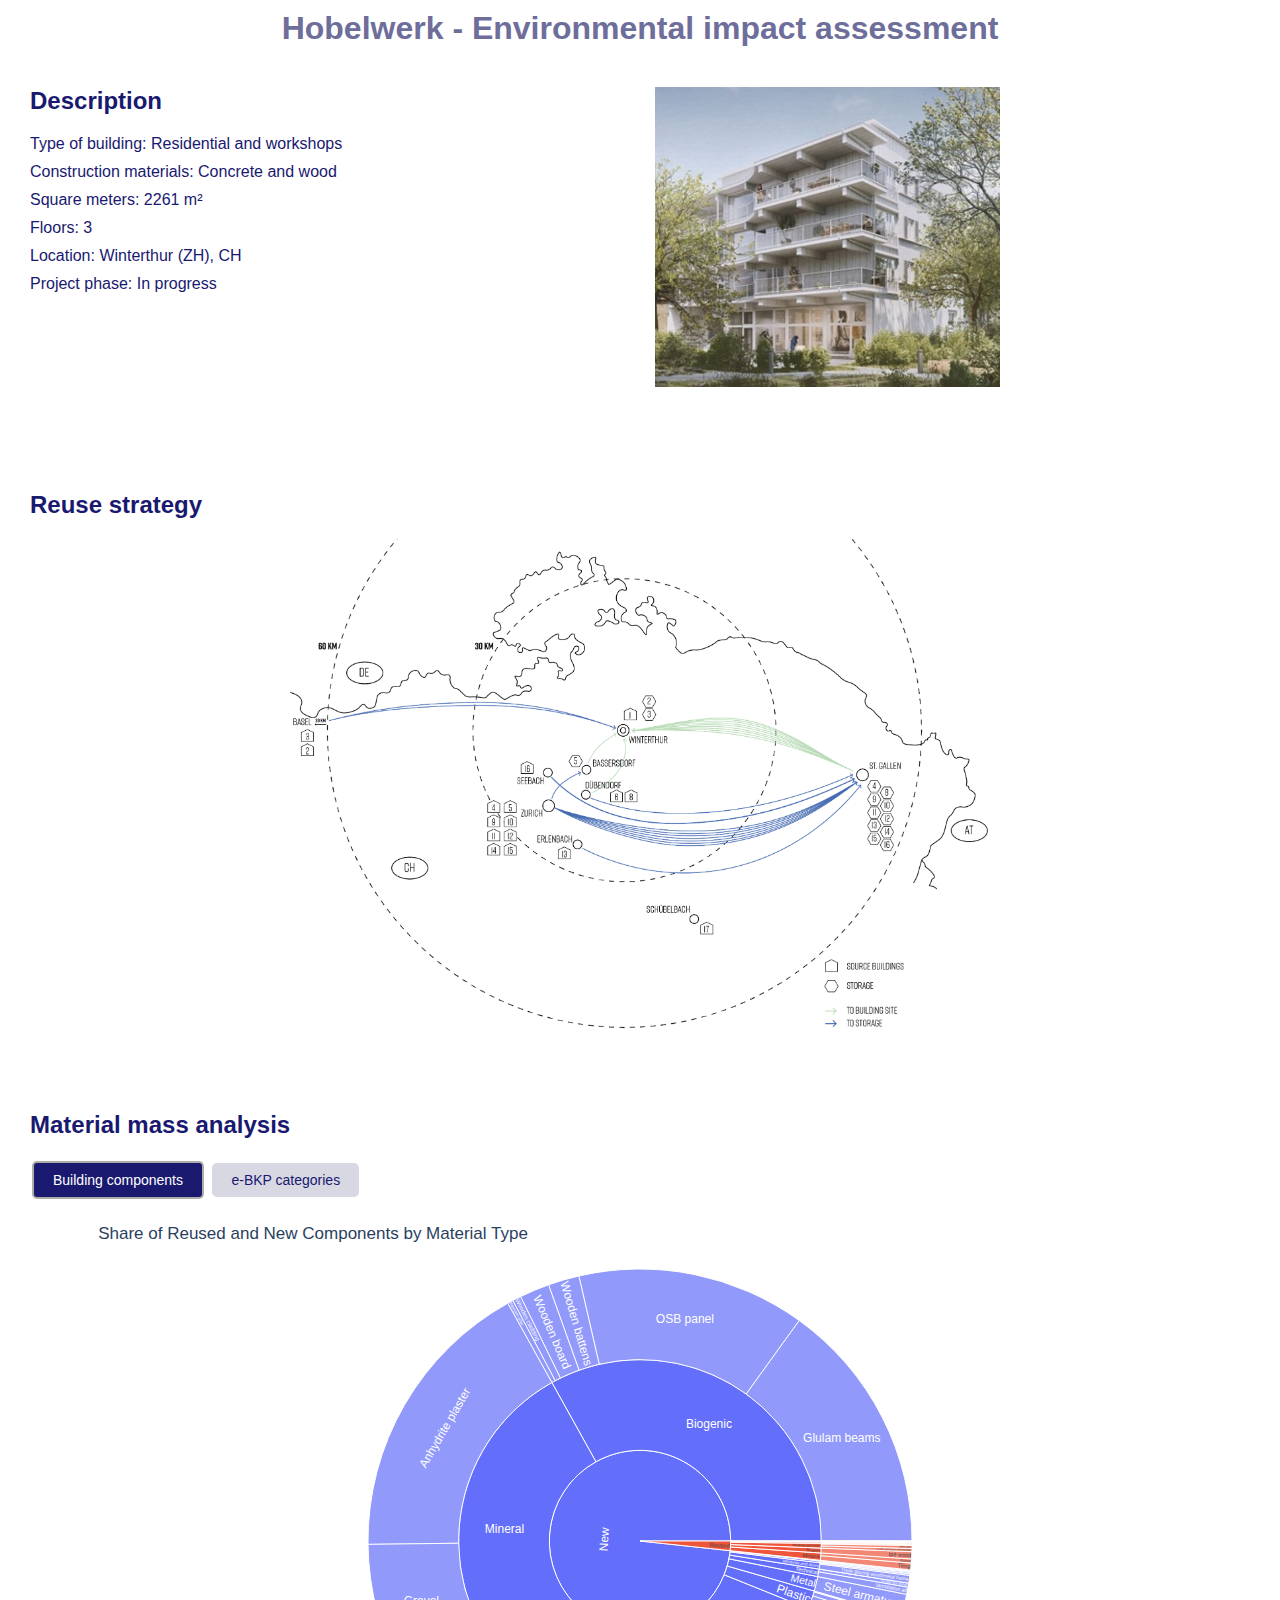
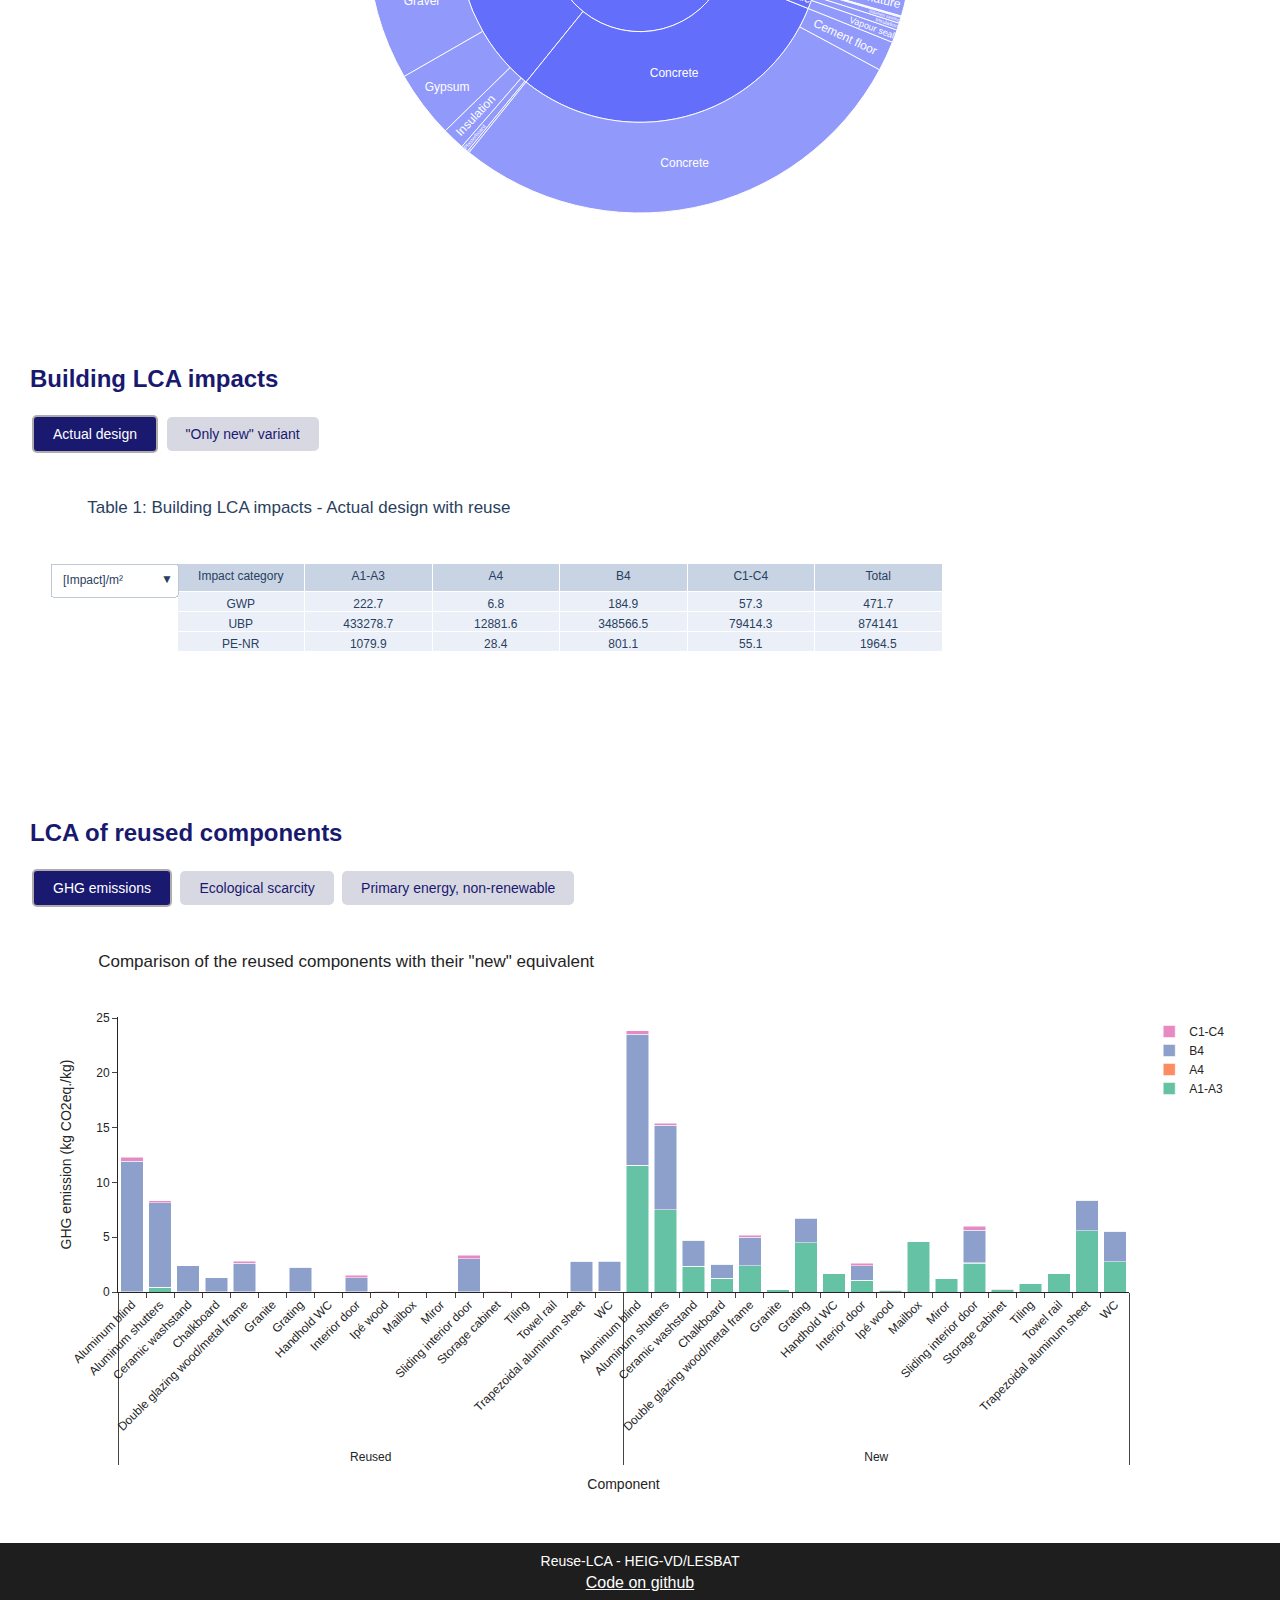
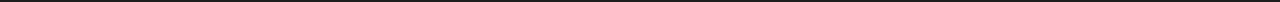
<file: docs/index.html>
<!DOCTYPE html>
<html lang="en">
<head>
<style>
    * {
      box-sizing: border-box;
      margin: 0;
      padding: 0;
      font-family: sans-serif;
    }
    header {
      background-color: #ffffff;
      color: #FFFFFF;
      padding: 10px;
      text-align: center;
    }
    section {
      padding: 30px;
    }

     /* Description section styles */
    .description {
      display: grid;
      grid-template-columns: repeat(auto-fit, minmax(300px, 1fr));
      gap: 30px;
      margin-bottom: 40px;
    }

    body    {background-color: #ffffff;
        font-family: sans-serif;}
    h1  {font-family: sans-serif;
        color: #6e6e9b;}
    h2  {font-family: sans-serif;
        color: #191970;
        margin-bottom: 20px;}
    h3  {font-family: sans-serif;
        color: #191970;}
    p   {font-family: sans-serif;
        color: #191970;
        font-size: 16px;
        margin-bottom: 10px;}
    /*img {max-width: 100%;*/
    /*    height: auto;}*/
    button {
        background-color: #d8d8e3;
        border: none;
        padding: 9px 19px;
        color: #191970;
        text-align: center;
        text-decoration: none;
        display: inline-block;
        font-size: 14px;
        margin: 2px 2px;
        cursor: pointer;
        border-radius: 5px;}

    /* Style for the active button */
    .active {
        background-color: #191970;
        border: 2px solid #b0acac;
        color: white;
}
    button:hover {background-color: #6e6e9b;
    color: white;}
/* Footer styles */
    footer {
      background-color: #1E1E1E;
      color: #FFFFFF;
      padding: 10px;
    text-align: center;}

    footer p {
        font-size: 14px;
        margin-bottom: 5px;
        color: #FFFFFF;
    }
    footer a {color: #FFFFFF;}

</style>
    <meta charset="UTF-8">
    <title>ReuseLCA - Hobelwerk new construction</title>
</head>
<body>
<header>
      <h1>Hobelwerk - Environmental impact assessment</h1>
</header>
<section class="description">
   <div>
    <h2>Description</h2>
       <p>Type of building: Residential and workshops</p>
       <p>Construction materials: Concrete and wood</p>
       <p>Square meters: 2261 m²</p>
       <p>Floors: 3</p>
       <p>Location: Winterthur (ZH), CH</p>
       <p>Project phase: In progress</p>
    </div>
    <div>
      <img src="Hobelwerk-photo.jpg" height=300px alt="Building Photo">
    </div>
</section>
<section class="reuse-strat">
    <div>
        <h2>Reuse strategy</h2>
    </div>
    <div>
        <p style="text-align:center;"><img src="hobelwerk-reuse-map.png" alt="Reuse map" width=700px></p>
    </div>
</section>
<section class="material-analysis">
    <div>
    <h2>Material mass analysis</h2>
    <button id="button_mat_component" onclick="loadMatSunburst('Hobelwerk_share_materials.html'); setActiveButtonsMatSunBurst('button_mat_component')">Building components</button>
    <button id="button_mat_ebkp" onclick="loadMatSunburst('Hobelwerk_share_materials_ebkp.html'); setActiveButtonsMatSunBurst('button_mat_ebkp')">e-BKP categories</button>

    <iframe id="material_sunburst"  src="Hobelwerk_share_materials.html" style="width: 100%; height: 700px; border: 0">  </iframe>
    </div>
</section>
<section class="building-impacts">
    <div>
    <h2>Building LCA impacts</h2>
    </div>
    <div>
    <button id="button_1_ad" onclick="loadBuildingImpTable('Hobelwerk_building_impacts_table_actual.html'); setActiveButtonsBImpTable('button_1_ad')">Actual design</button>
    <button id="button_1_nv" onclick="loadBuildingImpTable('Hobelwerk_building_impacts_table_only_new.html'); setActiveButtonsBImpTable('button_1_nv')">"Only new" variant</button>
    </div>
    <div>
    <iframe id="building-lca" style="width: 1000px; height: 300px; border: 0">  </iframe>
    </div>
</section>
<section class="components-impacts">
    <div>
    <h2>LCA of reused components</h2>
    </div>
    <div>
    <button id="button_comparison_gwp" onclick="loadBarCompar('Hobelwerk_bar_GWP_reused_components.html'); setActiveButtonsBarCompar('button_comparison_gwp')">GHG emissions</button>
    <button id="button_comparison_ubp" onclick="loadBarCompar('Hobelwerk_bar_UBP_reused_components.html'); setActiveButtonsBarCompar('button_comparison_ubp')">Ecological scarcity</button>
    <button id="button_comparison_penr" onclick="loadBarCompar('Hobelwerk_bar_PE-NR_reused_components.html'); setActiveButtonsBarCompar('button_comparison_penr')">Primary energy, non-renewable</button>
    </div>
    <div>
    <iframe id="bar_comparison" width="100%" style="width: 100%; height: 600px; border: 0">  </iframe>
    </div>
</section>
<footer>
    <p>Reuse-LCA - HEIG-VD/LESBAT</p>
    <a href="https://github.com/LESBAT-HEIG-VD/Reuse-LCA-Hobelwerk">Code on github</a>
</footer>


<script>
    function loadMatSunburst(url) {
      document.getElementById("material_sunburst").src = url;
    }
    function loadBuildingImpTable(url) {
      document.getElementById("building-lca").src = url;
    }
    function loadBarCompar(url) {
      document.getElementById("bar_comparison").src = url;
    }

    function setActiveButtonsBImpTable(buttonId) {
      // Remove the "active" class from all buttons
      var buttons = document.querySelectorAll("#button_1_ad, #button_1_nv");
      for (var i = 0; i < buttons.length; i++) {
        buttons[i].classList.remove("active");
      }
      // Add the "active" class to the clicked button
      var button = document.getElementById(buttonId);
      button.classList.add("active");
    }
    function setActiveButtonsMatSunBurst(buttonId) {
      // Remove the "active" class from all buttons
      var buttons = document.querySelectorAll("#button_mat_component, #button_mat_ebkp");
      for (var i = 0; i < buttons.length; i++) {
        buttons[i].classList.remove("active");
      }
      // Add the "active" class to the clicked button
      var button = document.getElementById(buttonId);
      button.classList.add("active");
    }
    function setActiveButtonsBarCompar(buttonId) {
      // Remove the "active" class from all buttons
      var buttons = document.querySelectorAll("#button_comparison_gwp, #button_comparison_ubp, #button_comparison_penr");
      for (var i = 0; i < buttons.length; i++) {
        buttons[i].classList.remove("active");
      }
      // Add the "active" class to the clicked button
      var button = document.getElementById(buttonId);
      button.classList.add("active");
    }

    // Load the default page when the page first loads
    window.onload = function() {
      loadBuildingImpTable('Hobelwerk_building_impacts_table_actual.html');
      setActiveButtonsBImpTable("button_1_ad");
      loadMatSunburst('Hobelwerk_share_materials.html');
      setActiveButtonsMatSunBurst("button_mat_component");
      loadBarCompar('Hobelwerk_bar_GWP_reused_components.html');
      setActiveButtonsBarCompar('button_comparison_gwp')
    };
    </script>
</body>

</html>
</file>
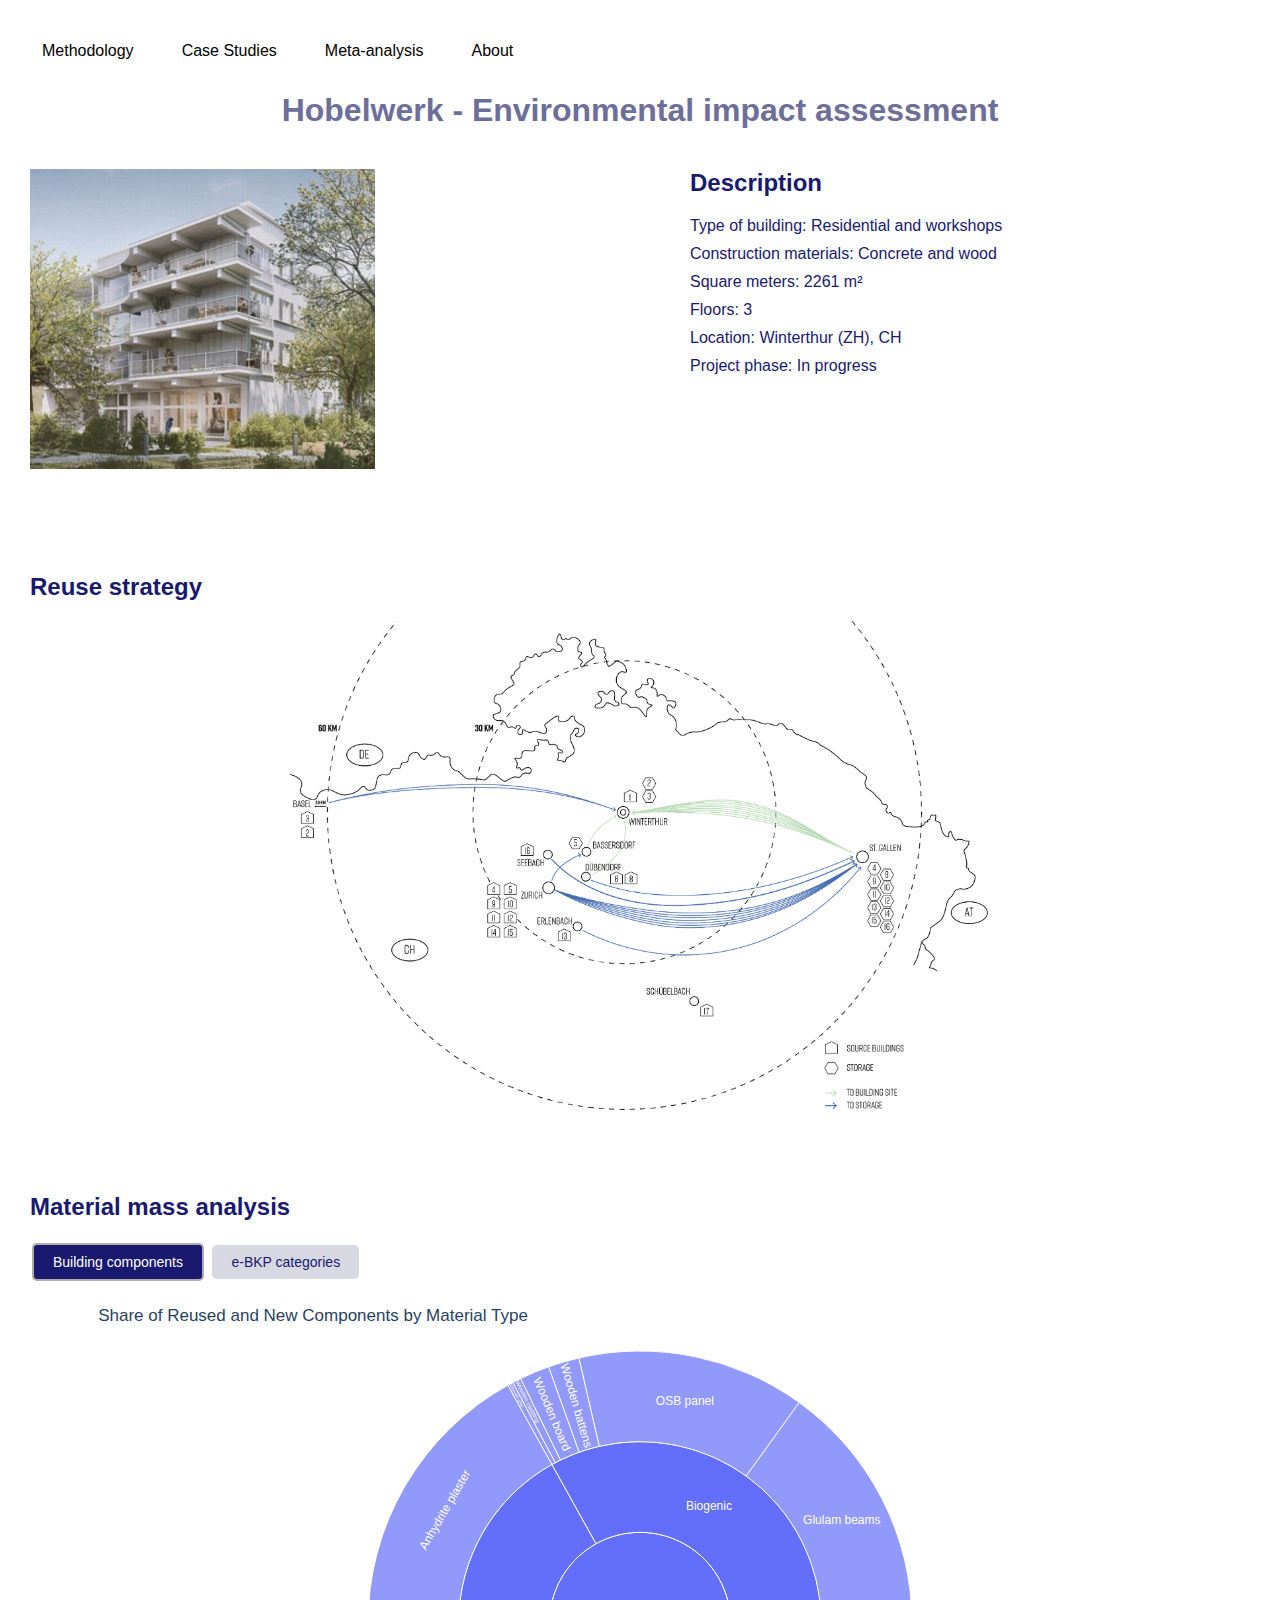
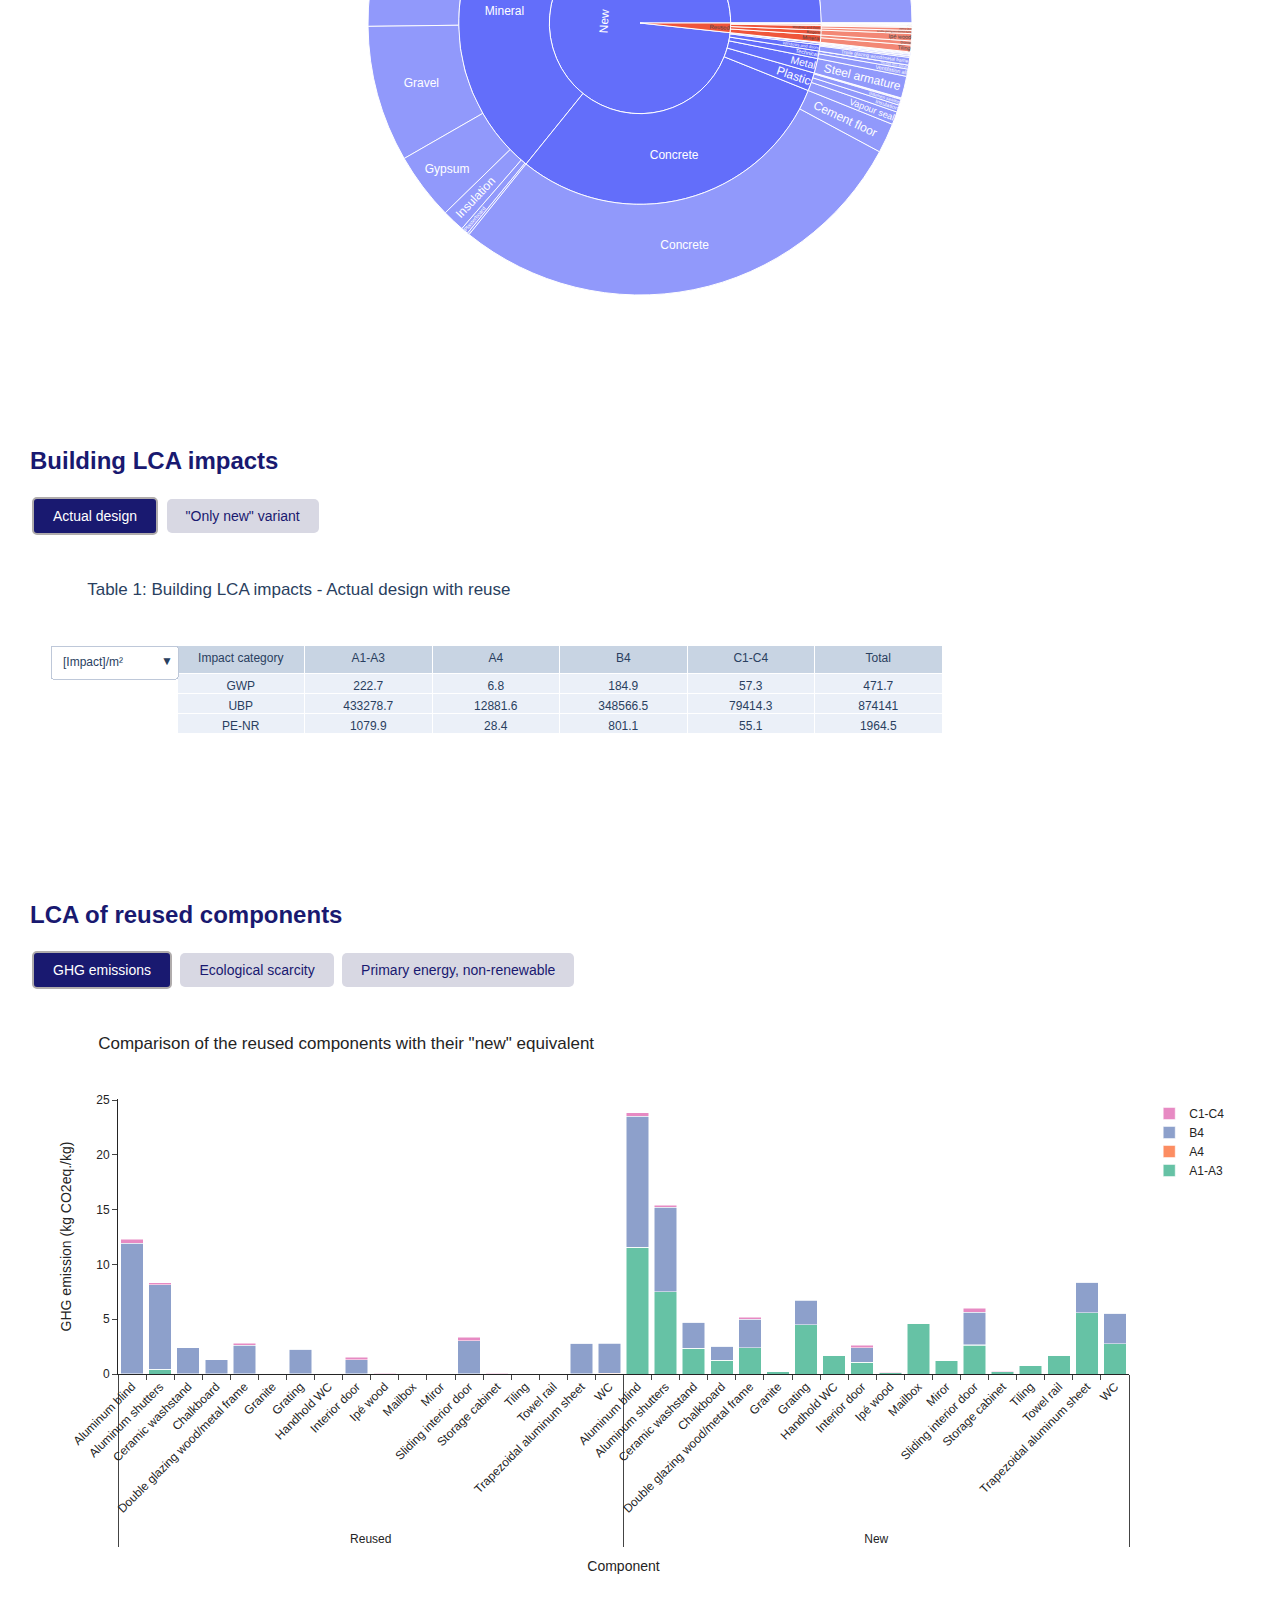
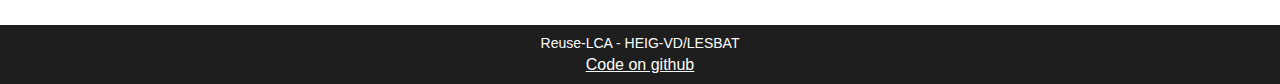
<file: docs/hobelwerk.html>
<!DOCTYPE html>
<html lang="en">
<head>
    <meta charset="UTF-8">
    <title>ReuseLCA - Hobelwerk new construction</title>
    <link rel="stylesheet" href="style.css">
</head>
<body>
<header>
    <div class="navbar">
        <nav>
            <ul>
                <li><a href="#methodology">Methodology</a></li>
                <li class="dropdown">
                    <a href="#">Case Studies</a>
                    <ul class="dropdown-menu">
                        <li><a href="hobelwerk.html">Hobelwerk</a></li>
                    </ul>
                </li>
                <li><a href="#meta-analysis">Meta-analysis</a></li>
                <li><a href="#about">About</a></li>
            </ul>
        </nav>
    </div>
    <h1>Hobelwerk - Environmental impact assessment</h1>
</header>
<section class="description">
    <div>
      <img src="Hobelwerk-photo.jpg" height=300px alt="Building Photo">
    </div>
   <div>
    <h2>Description</h2>
       <p>Type of building: Residential and workshops</p>
       <p>Construction materials: Concrete and wood</p>
       <p>Square meters: 2261 m²</p>
       <p>Floors: 3</p>
       <p>Location: Winterthur (ZH), CH</p>
       <p>Project phase: In progress</p>
    </div>
</section>
<section class="reuse-strat">
    <div>
        <h2>Reuse strategy</h2>
    </div>
    <div>
        <p style="text-align:center;"><img src="hobelwerk-reuse-map.png" alt="Reuse map" width=700px></p>
    </div>
</section>
<section class="material-analysis">
    <div>
    <h2>Material mass analysis</h2>
    <button id="button_mat_component" onclick="loadMatSunburst('Hobelwerk_share_materials.html'); setActiveButtonsMatSunBurst('button_mat_component')">Building components</button>
    <button id="button_mat_ebkp" onclick="loadMatSunburst('Hobelwerk_share_materials_ebkp.html'); setActiveButtonsMatSunBurst('button_mat_ebkp')">e-BKP categories</button>

    <iframe id="material_sunburst"  src="Hobelwerk_share_materials.html" style="width: 100%; height: 700px; border: 0">  </iframe>
    </div>
</section>
<section class="building-impacts">
    <div>
    <h2>Building LCA impacts</h2>
    </div>
    <div>
    <button id="button_1_ad" onclick="loadBuildingImpTable('Hobelwerk_building_impacts_table_actual.html'); setActiveButtonsBImpTable('button_1_ad')">Actual design</button>
    <button id="button_1_nv" onclick="loadBuildingImpTable('Hobelwerk_building_impacts_table_only_new.html'); setActiveButtonsBImpTable('button_1_nv')">"Only new" variant</button>
    </div>
    <div>
    <iframe id="building-lca" style="width: 1000px; height: 300px; border: 0">  </iframe>
    </div>
</section>
<section class="components-impacts">
    <div>
    <h2>LCA of reused components</h2>
    </div>
    <div>
    <button id="button_comparison_gwp" onclick="loadBarCompar('Hobelwerk_bar_GWP_reused_components.html'); setActiveButtonsBarCompar('button_comparison_gwp')">GHG emissions</button>
    <button id="button_comparison_ubp" onclick="loadBarCompar('Hobelwerk_bar_UBP_reused_components.html'); setActiveButtonsBarCompar('button_comparison_ubp')">Ecological scarcity</button>
    <button id="button_comparison_penr" onclick="loadBarCompar('Hobelwerk_bar_PE-NR_reused_components.html'); setActiveButtonsBarCompar('button_comparison_penr')">Primary energy, non-renewable</button>
    </div>
    <div>
    <iframe id="bar_comparison" width="100%" style="width: 100%; height: 600px; border: 0">  </iframe>
    </div>
</section>
<footer>
    <p>Reuse-LCA - HEIG-VD/LESBAT</p>
    <a href="https://github.com/LESBAT-HEIG-VD/Reuse-LCA-Hobelwerk">Code on github</a>
</footer>


<script>
    function loadMatSunburst(url) {
      document.getElementById("material_sunburst").src = url;
    }
    function loadBuildingImpTable(url) {
      document.getElementById("building-lca").src = url;
    }
    function loadBarCompar(url) {
      document.getElementById("bar_comparison").src = url;
    }

    function setActiveButtonsBImpTable(buttonId) {
      // Remove the "active" class from all buttons
      var buttons = document.querySelectorAll("#button_1_ad, #button_1_nv");
      for (var i = 0; i < buttons.length; i++) {
        buttons[i].classList.remove("active");
      }
      // Add the "active" class to the clicked button
      var button = document.getElementById(buttonId);
      button.classList.add("active");
    }
    function setActiveButtonsMatSunBurst(buttonId) {
      // Remove the "active" class from all buttons
      var buttons = document.querySelectorAll("#button_mat_component, #button_mat_ebkp");
      for (var i = 0; i < buttons.length; i++) {
        buttons[i].classList.remove("active");
      }
      // Add the "active" class to the clicked button
      var button = document.getElementById(buttonId);
      button.classList.add("active");
    }
    function setActiveButtonsBarCompar(buttonId) {
      // Remove the "active" class from all buttons
      var buttons = document.querySelectorAll("#button_comparison_gwp, #button_comparison_ubp, #button_comparison_penr");
      for (var i = 0; i < buttons.length; i++) {
        buttons[i].classList.remove("active");
      }
      // Add the "active" class to the clicked button
      var button = document.getElementById(buttonId);
      button.classList.add("active");
    }

    // Load the default page when the page first loads
    window.onload = function() {
      loadBuildingImpTable('Hobelwerk_building_impacts_table_actual.html');
      setActiveButtonsBImpTable("button_1_ad");
      loadMatSunburst('Hobelwerk_share_materials.html');
      setActiveButtonsMatSunBurst("button_mat_component");
      loadBarCompar('Hobelwerk_bar_GWP_reused_components.html');
      setActiveButtonsBarCompar('button_comparison_gwp')
    };
    </script>
</body>

</html>
</file>
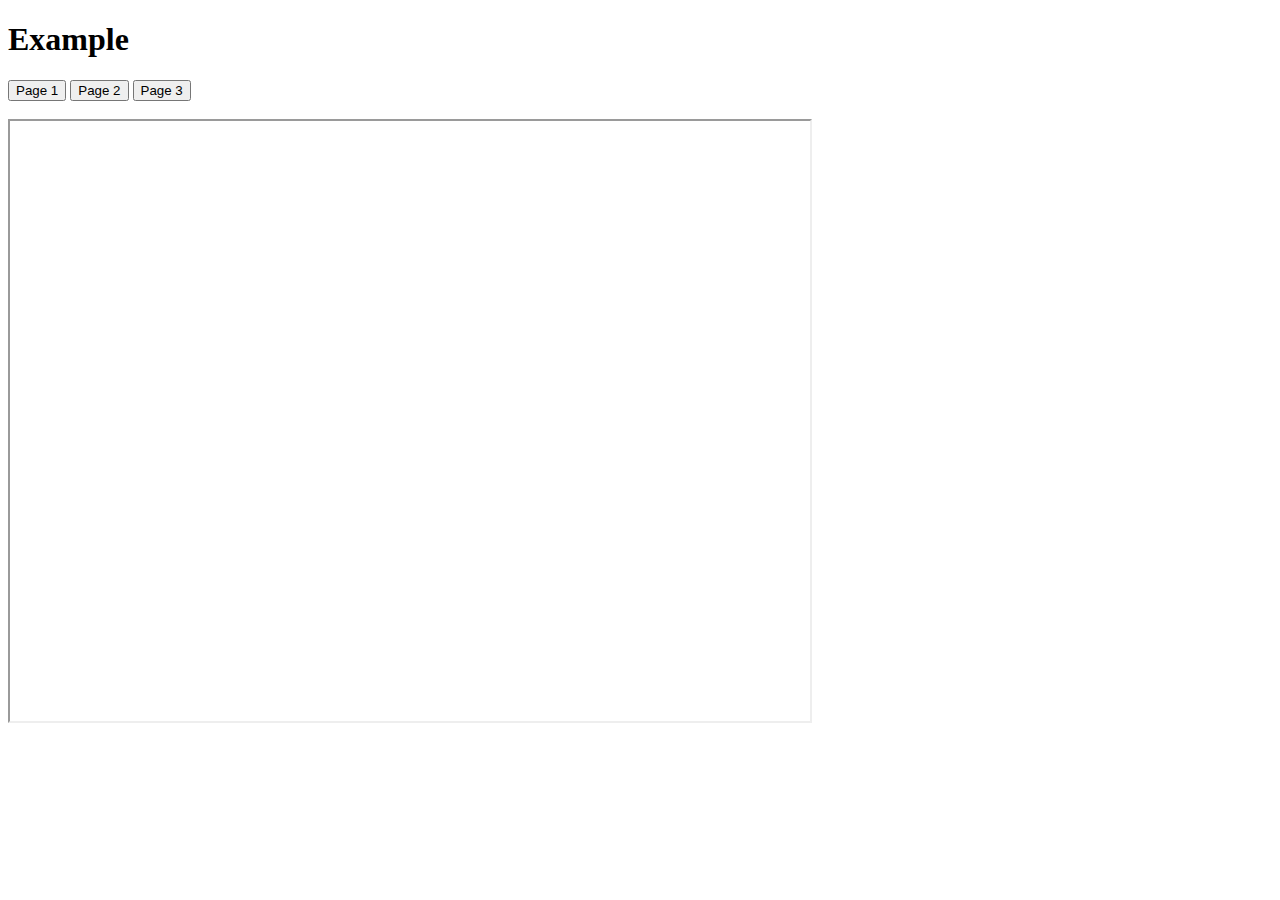
<file: docs/test_chatgpt.html>
<!DOCTYPE html>
<html>
<head>
  <title>Example</title>
</head>
<body>

  <h1>Example</h1>

  <button onclick="loadPage('Hobelwerk_building_impacts_table.html')">Page 1</button>
  <button onclick="loadPage('index.html')">Page 2</button>
  <button onclick="loadPage('plot1.html')">Page 3</button>

  <br><br>

  <iframe id="iframe" width="800" height="600"></iframe>

  <script>
    function loadPage(url) {
      document.getElementById("iframe").src = url;
    }
  </script>

</body>
</html>
</file>
<file: docs/style.css>
* {
  box-sizing: border-box;
  margin: 0;
  padding: 0;
  font-family: sans-serif;
}
header {
  background-color: #ffffff;
  color: #FFFFFF;
  padding: 10px;
  text-align: center;
}
section {
  padding: 30px;
}

 /* Description section styles */
.description {
  display: grid;
  grid-template-columns: repeat(2, minmax(300px, 1fr));
  /*grid-template-columns: 50% 50%;*/
  gap: 100px;
  margin-bottom: 40px;
}

body    {background-color: #ffffff;
    font-family: sans-serif;}
h1  {font-family: sans-serif;
    color: #6e6e9b;}
h2  {font-family: sans-serif;
    color: #191970;
    margin-bottom: 20px;}
h3  {font-family: sans-serif;
    color: #191970;}
p   {font-family: sans-serif;
    color: #191970;
    font-size: 16px;
    margin-bottom: 10px;}
/*img {max-width: 100%;*/
/*    height: auto;}*/
button {
    background-color: #d8d8e3;
    border: none;
    padding: 9px 19px;
    color: #191970;
    text-align: center;
    text-decoration: none;
    display: inline-block;
    font-size: 14px;
    margin: 2px 2px;
    cursor: pointer;
    border-radius: 5px;}

/* Style for the active button */
.active {
    background-color: #191970;
    border: 2px solid #b0acac;
    color: white;
}
button:hover {background-color: #6e6e9b;
color: white;}
/* Footer styles */
footer {
  background-color: #1E1E1E;
  color: #FFFFFF;
  padding: 10px;
text-align: center;}

footer p {
    font-size: 14px;
    margin-bottom: 5px;
    color: #FFFFFF;
}

footer a {color: #FFFFFF;}

nav {
  display: flex;
  justify-content: space-between;
  align-items: center;
  padding: 1rem;
  background-color: #ffffff;
  color: #000000;
}

ul {
  display: flex;
  list-style: none;
  margin: 0;
  padding: 0;
}

li {
  margin-left: 1rem;
}

li:first-child {
  margin-left: 0;
}

nav li {
  list-style: none;
  text-align: center;
}

nav a {
  display: block;
  padding: 1rem;
  text-decoration: none;
  color: #000000;
}

nav a:hover {
  background-color: #ffffff;
}

.dropdown-menu {
    display: none;
    position: absolute;
    z-index: 1;
    down: 10px;
    /*left: 0;*/
    /*min-width: 200px;*/
    background-color: #fff;
    /*box-shadow: 0 2px 4px rgba(0, 0, 0, 0.2);*/
}

.dropdown:hover .dropdown-menu {
  display: block;
}
</file>
